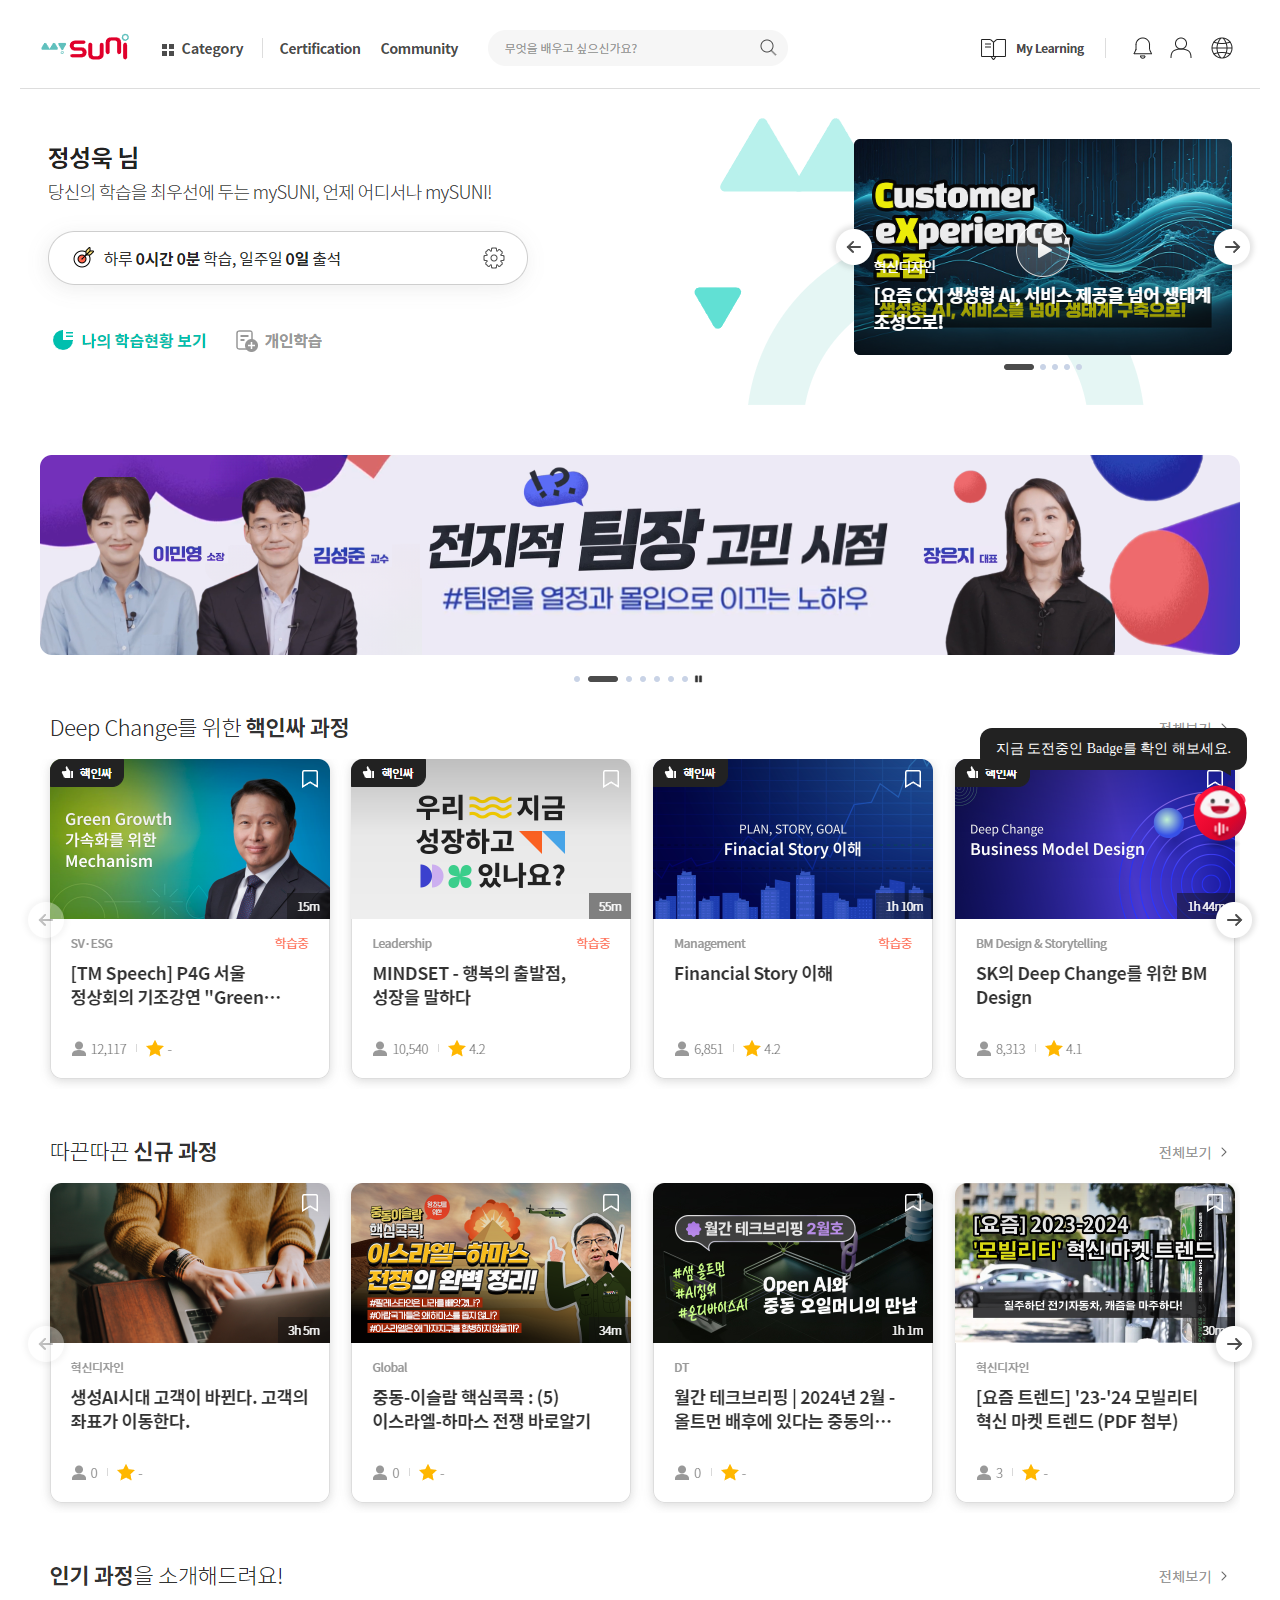
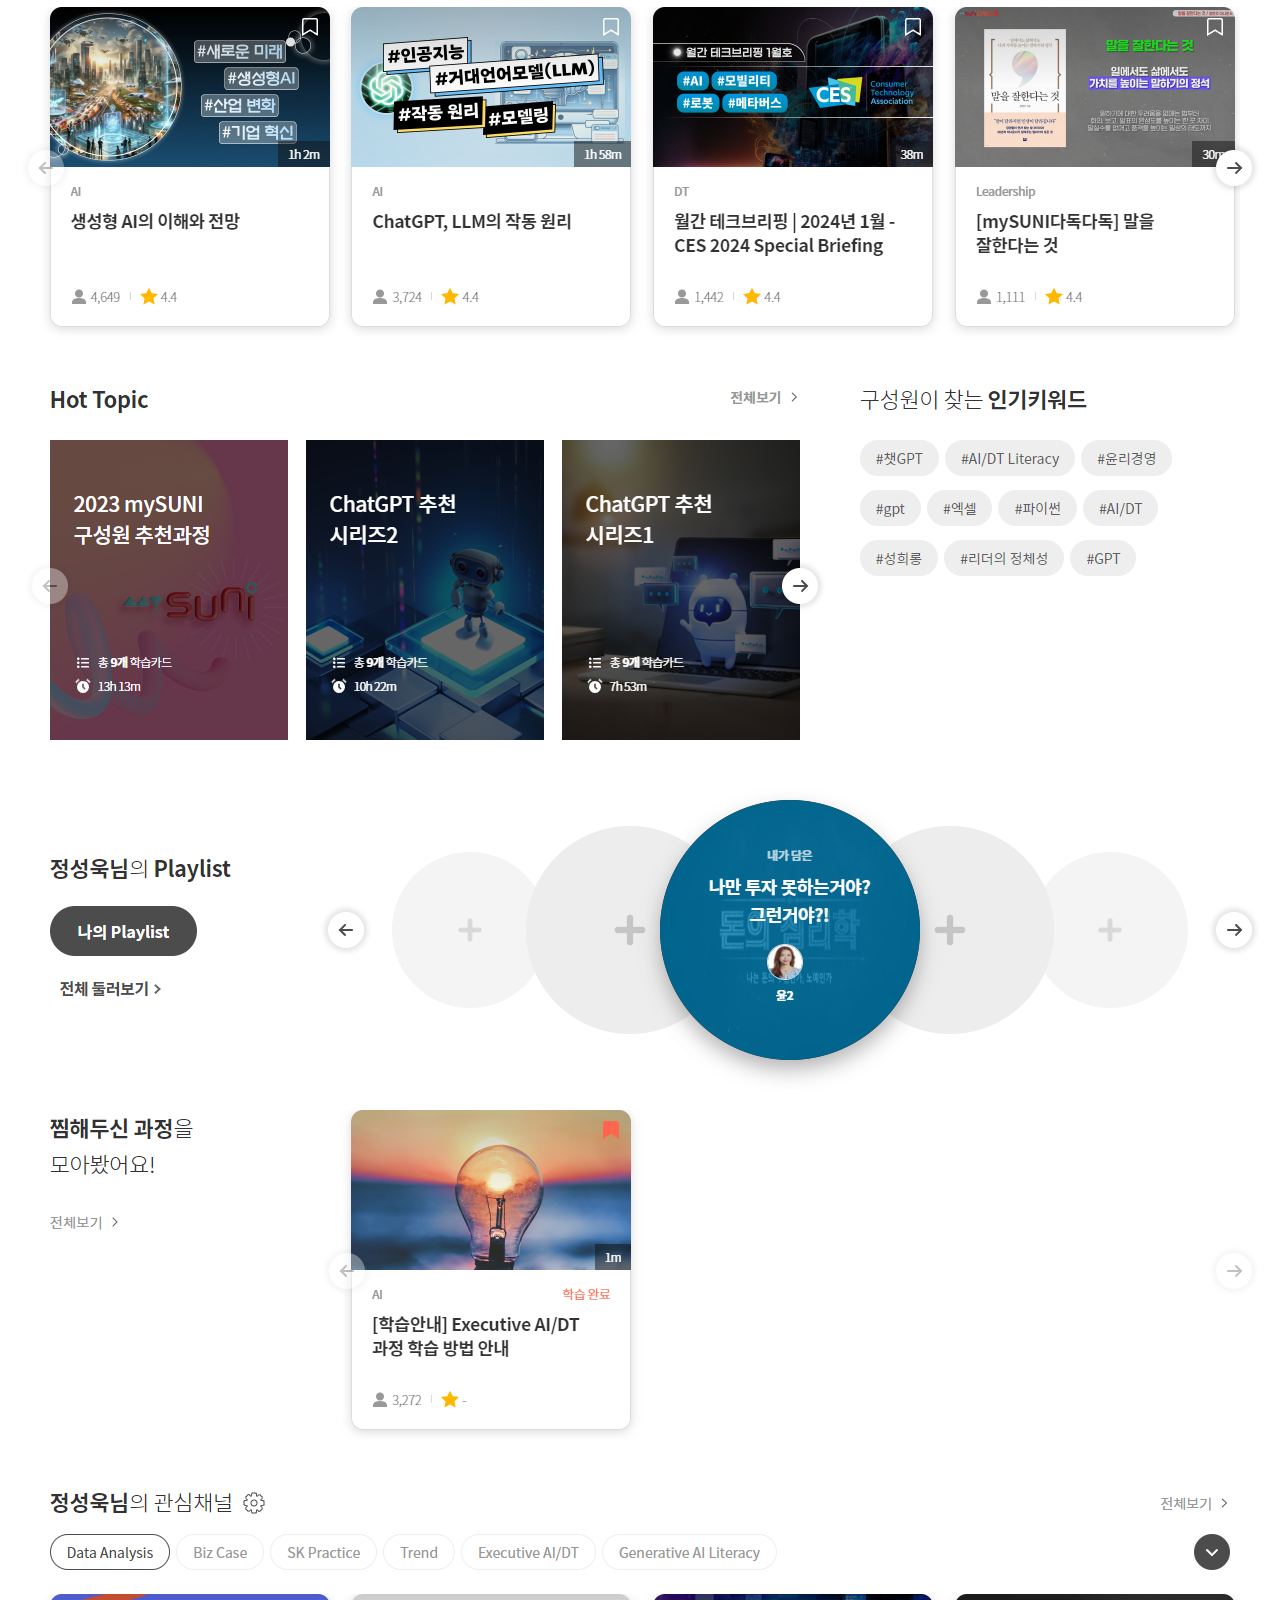
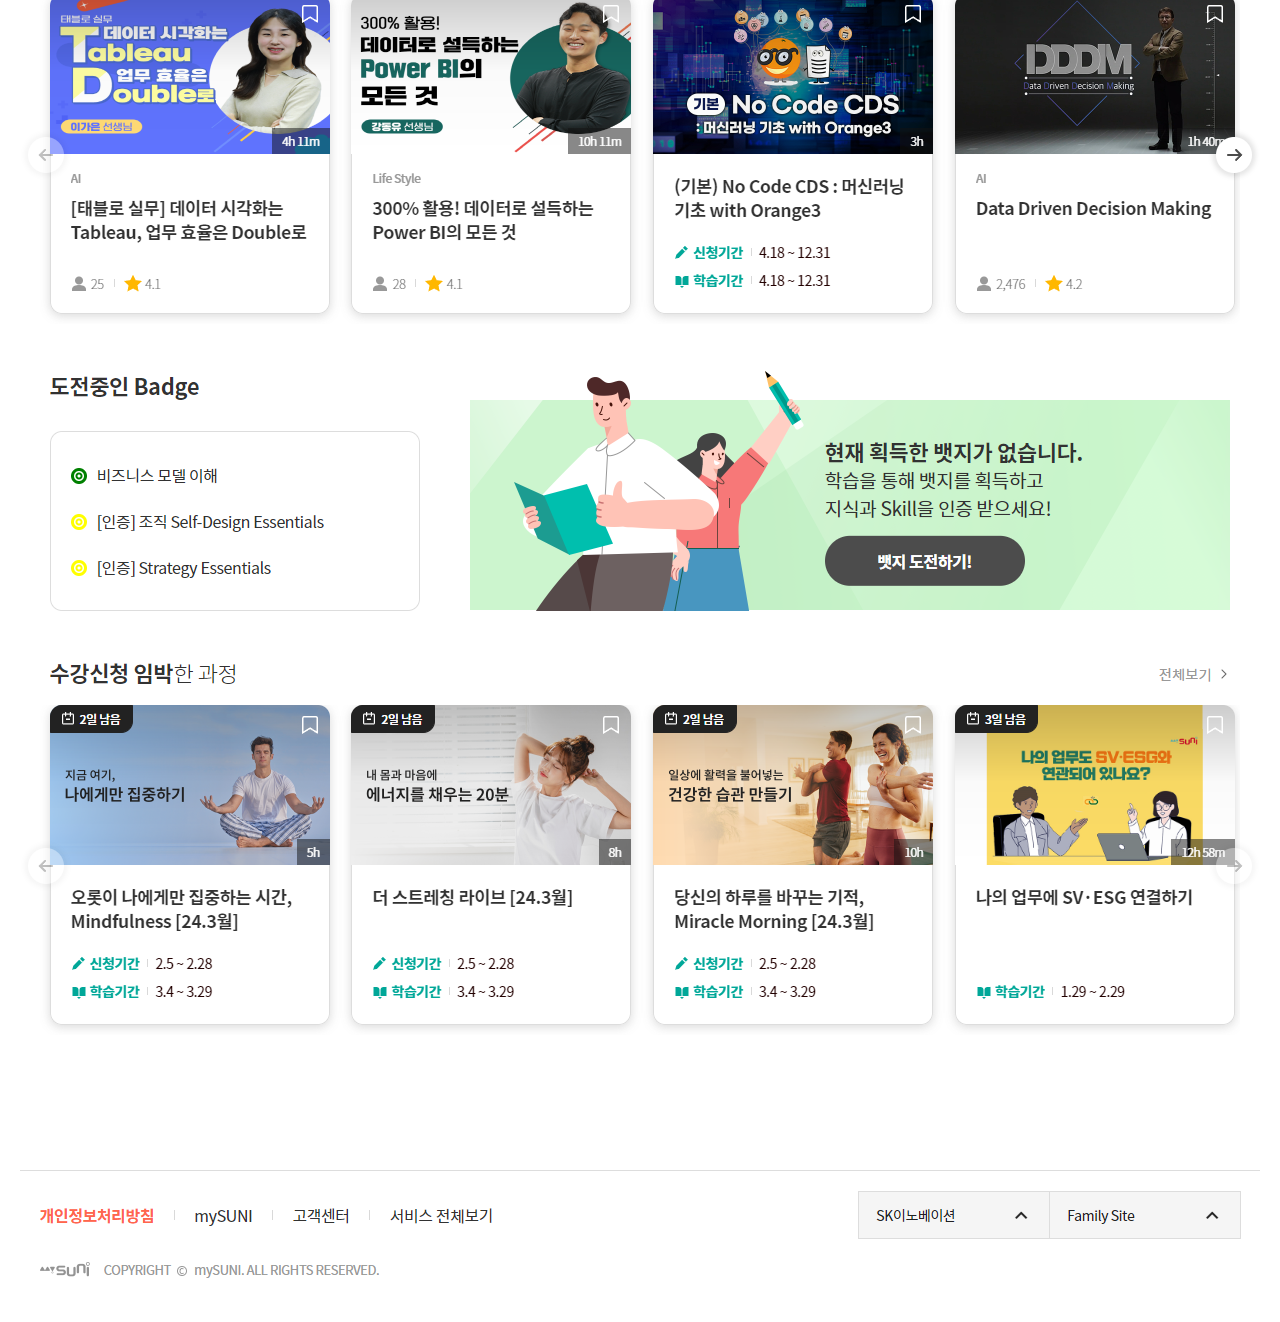
<file: index.html>
<!DOCTYPE html>
<html lang="ko">

<head>
    <meta charset="UTF-8">
    <meta name="viewport" content="width=device-width, initial-scale=1.0">
    <title>Document</title>

    <link href="./css/sam.css" rel="stylesheet">
    <link href="./css/ai_babysuni.css" rel="stylesheet">

    <script src="https://code.jquery.com/jquery-3.7.1.min.js"></script>
    <script src="./js/ai_chat.js"></script>

    <!-- swiper -->
    <script src="./js/swiper.js"></script>
    <link href="./css/swiper.css" rel="stylesheet">
    <!-- swiper -->
</head>

<body>
    <div id="wrap">
        <img src="./images/sam_index.png" alt="" style="max-width:100%;" />
    </div>

    <!-- ai wrap -->
    <div class="ai_babysuni">
        <!-- open button -->
        <div class="ai_button_wrap">

            <div class="message_wrap">
                <p>지금 도전중인 Badge를 확인 해보세요.</p>
            </div>
            <!-- sunitalk icon -->
            <!-- <button onclick="ai_babysuni.active();"><img src="./images_jh/btn_ai_icon.png" alt="" /></button> -->
            <div class="ai_button" onclick="ai_babysuni.active();">
                <svg-animate trigger="loop">
                    <svg viewBox="0 0 112 174" fill="none" xmlns="http://www.w3.org/2000/svg"
                        xmlns:anim="http://www.w3.org/2000/anim" anim="" anim:transform-origin="50% 50%"
                        anim:duration="3" anim:ease="linear">
                        <g id="ani-1" clip-path="url(#clip0_331_2)">
                            <ellipse id="Ellipse 151" cx="57.9591" cy="161.351" rx="41.922" ry="11.6492"
                                fill="url(#paint0_radial_331_2)"
                                anim:opacity="1[1.9:2.1:0.5:ease-in-out][2.1:2.3:1:ease-in-out]"></ellipse>
                            <ellipse id="Ellipse 1223" cx="18.4108" cy="36.7934" rx="7.29078" ry="7.16875"
                                fill="url(#paint1_linear_331_2)"
                                anim:opacity="1[0:0.1:0:ease-in-out][0.1:0.4:0:ease-in-out][0.4:0.5:1:ease-in-out][0.5:0.8:0:ease-in-out][0.8:1:1:ease-in-out]"
                                anim:x="76[0:0.5:0:ease-in-out][0.5:1:76:ease-in-out]"
                                anim:y="0[1.9:2.1:-28:ease-in-out][2.1:2.4:14:ease-in-out][2.4:2.8:0:ease-in-out]">
                            </ellipse>
                            <g id="Group 9">
                                <g id="Group 8">
                                    <g id="Group 5"
                                        anim:y="0[1.9:2.1:-29:ease-in-out][2.1:2.4:14:ease-in-out][2.4:2.8:0:ease-in-out]">
                                        <ellipse id="Ellipse 1226" cx="6.35798" cy="10.7904" rx="6.35798" ry="10.7904"
                                            transform="matrix(0.896199 -0.443653 0.455763 0.890101 90.7686 60.3573)"
                                            fill="#FF3F61"></ellipse>
                                        <ellipse id="Ellipse 1227" cx="6.35798" cy="10.7904" rx="6.35798" ry="10.7904"
                                            transform="matrix(-0.896199 -0.443653 -0.455763 0.890101 21.2313 60.3573)"
                                            fill="#FF5270"></ellipse>
                                    </g>
                                    <g id="Group 7">
                                        <g id="Group 6">
                                            <ellipse id="Ellipse 149" cx="56.1369" cy="97.7282" rx="54.6808" ry="57.35"
                                                fill="url(#paint2_linear_331_2)"
                                                anim:y="0[1.9:2.1:-29:ease-in-out][2.1:2.4:14:ease-in-out][2.4:2.8:0:ease-in-out]">
                                            </ellipse>
                                            <g id="Mask group" opacity="0.5"
                                                anim:y="0[1.9:2.1:-29:ease-in-out][2.1:2.4:14:ease-in-out][2.4:2.8:0:ease-in-out]">
                                                <mask id="mask0_331_2" style="mask-type:alpha"
                                                    maskUnits="userSpaceOnUse" x="1" y="40" width="110" height="116">
                                                    <ellipse id="Ellipse 153" cx="56.1369" cy="97.7282" rx="54.6808"
                                                        ry="57.35" fill="url(#paint3_linear_331_2)"></ellipse>
                                                </mask>
                                                <g mask="url(#mask0_331_2)">
                                                    <path id="Vector 1"
                                                        d="M35.4712 40.1374L49.7093 55.8515C50.0884 56.2699 50.6267 56.5086 51.1914 56.5086H61.0832C61.6478 56.5086 62.1862 56.2699 62.5653 55.8515L76.8034 40.1375C77.9682 38.8519 77.056 36.7946 75.3213 36.7946H36.9533C35.2186 36.7946 34.3064 38.8519 35.4712 40.1374Z"
                                                        fill="url(#paint4_linear_331_2)"></path>
                                                </g>
                                            </g>
                                        </g>
                                        <g id="Ellipse 150" opacity="0.98" filter="url(#filter0_i_331_2)"
                                            anim:y="0[1.9:2.1:-29:ease-in-out][2.1:2.4:14:ease-in-out][2.4:2.8:0:ease-in-out]">
                                            <path
                                                d="M97.5684 88.2525C97.5684 100.732 79.0237 108.337 56.1477 108.337C33.2716 108.337 14.7269 100.732 14.7269 88.2525C14.7269 75.7733 30.6315 50.5932 56.1477 50.5931C81.6638 50.5931 97.5684 75.7733 97.5684 88.2525Z"
                                                fill="#F9F9F9"></path>
                                        </g>
                                    </g>
                                </g>
                                <g id="Group 2" opacity="0.9" filter="url(#filter1_d_331_2)"
                                    anim:y="0[1.9:2.1:-23:ease-in-out][2.1:2.4:14:ease-in-out][2.4:2.8:0:ease-in-out]">
                                    <rect id="Rectangle 5240" x="44.29" y="123.87" width="4.86056" height="12.8554"
                                        rx="1.5" fill="white" fill-opacity="0.7"></rect>
                                    <rect id="Rectangle 5241" x="52.3909" y="117.442" width="4.86056" height="25.7107"
                                        rx="1.5" fill="white"></rect>
                                    <rect id="Rectangle 5242" x="60.4926" y="120.655" width="4.86056" height="19.2831"
                                        rx="1.5" fill="white" fill-opacity="0.8"></rect>
                                    <rect id="Rectangle 5243" x="68.5934" y="125.476" width="4.86056" height="9.64153"
                                        rx="1.5" fill="white" fill-opacity="0.7"></rect>
                                </g>
                            </g>
                            <g id="Group 4"
                                anim:x="0[1:1.3:-7:ease-in-out][1.3:1.6:7:ease-in-out][1.6:1.9:0:ease-in-out]"
                                anim:y="0[1.9:2.1:-29:ease-in-out][2.1:2.4:14:ease-in-out][2.4:2.8:0:ease-in-out]">
                                <ellipse id="Ellipse 1224" opacity="0.2" cx="76.1859" cy="80.7019" rx="10.9362"
                                    ry="6.27266" fill="url(#paint5_radial_331_2)"></ellipse>
                                <ellipse id="Ellipse 1225" opacity="0.2" cx="37.9094" cy="80.7019" rx="10.9362"
                                    ry="6.27266" fill="url(#paint6_radial_331_2)"></ellipse>
                                <ellipse id="Ellipse 153_2" cx="71.0617" cy="73.1151" rx="4.57693" ry="5.13761"
                                    fill="url(#paint7_linear_331_2)" fill-opacity="0.89"></ellipse>
                                <ellipse id="Ellipse 154" cx="41.0287" cy="73.1151" rx="4.57693" ry="5.13761"
                                    fill="url(#paint8_linear_331_2)" fill-opacity="0.89"></ellipse>
                                <path id="Vector"
                                    d="M37.2137 83.6773C49.6599 82.0974 62.2775 82.0974 74.7237 83.6773C74.7237 83.6773 75.4104 99.2752 55.9722 99.2752C36.534 99.2752 37.2137 83.6773 37.2137 83.6773Z"
                                    fill="#B90928"></path>
                                <g id="Clip path group">
                                    <mask id="mask1_331_2" style="mask-type:luminance" maskUnits="userSpaceOnUse" x="37"
                                        y="83" width="38" height="18">
                                        <g id="clip-path">
                                            <path id="Vector_2"
                                                d="M37.2137 84.5762C49.6599 82.9963 62.2775 82.9963 74.7237 84.5762C74.7237 84.5762 75.4104 100.174 55.9722 100.174C36.534 100.174 37.2137 84.5762 37.2137 84.5762Z"
                                                fill="white"></path>
                                        </g>
                                    </mask>
                                    <g mask="url(#mask1_331_2)">
                                        <g id="Group">
                                            <path id="Vector_3"
                                                d="M55.9725 107.854C64.7626 107.854 71.8883 104.415 71.8883 100.174C71.8883 95.932 64.7626 92.4934 55.9725 92.4934C47.1824 92.4934 40.0566 95.932 40.0566 100.174C40.0566 104.415 47.1824 107.854 55.9725 107.854Z"
                                                fill="white" fill-opacity="0.25"></path>
                                        </g>
                                    </g>
                                </g>
                            </g>
                        </g>
                        <defs>
                            <filter id="filter0_i_331_2" x="12.7269" y="48.5931" width="84.8414" height="59.7443"
                                filterUnits="userSpaceOnUse" color-interpolation-filters="sRGB">
                                <feFlood flood-opacity="0" result="BackgroundImageFix"></feFlood>
                                <feBlend mode="normal" in="SourceGraphic" in2="BackgroundImageFix" result="shape">
                                </feBlend>
                                <feColorMatrix in="SourceAlpha" type="matrix"
                                    values="0 0 0 0 0 0 0 0 0 0 0 0 0 0 0 0 0 0 127 0" result="hardAlpha">
                                </feColorMatrix>
                                <feOffset dx="-2" dy="-2"></feOffset>
                                <feGaussianBlur stdDeviation="3"></feGaussianBlur>
                                <feComposite in2="hardAlpha" operator="arithmetic" k2="-1" k3="1"></feComposite>
                                <feColorMatrix type="matrix"
                                    values="0 0 0 0 0.364846 0 0 0 0 0.500412 0 0 0 0 0.59858 0 0 0 0.2 0">
                                </feColorMatrix>
                                <feBlend mode="normal" in2="shape" result="effect1_innerShadow_331_2"></feBlend>
                            </filter>
                            <filter id="filter1_d_331_2" x="40.29" y="117.442" width="37.1639" height="33.7107"
                                filterUnits="userSpaceOnUse" color-interpolation-filters="sRGB">
                                <feFlood flood-opacity="0" result="BackgroundImageFix"></feFlood>
                                <feColorMatrix in="SourceAlpha" type="matrix"
                                    values="0 0 0 0 0 0 0 0 0 0 0 0 0 0 0 0 0 0 127 0" result="hardAlpha">
                                </feColorMatrix>
                                <feOffset dy="4"></feOffset>
                                <feGaussianBlur stdDeviation="2"></feGaussianBlur>
                                <feComposite in2="hardAlpha" operator="out"></feComposite>
                                <feColorMatrix type="matrix" values="0 0 0 0 0 0 0 0 0 0 0 0 0 0 0 0 0 0 0.25 0">
                                </feColorMatrix>
                                <feBlend mode="normal" in2="BackgroundImageFix" result="effect1_dropShadow_331_2">
                                </feBlend>
                                <feBlend mode="normal" in="SourceGraphic" in2="effect1_dropShadow_331_2" result="shape">
                                </feBlend>
                            </filter>
                            <radialGradient id="paint0_radial_331_2" cx="0" cy="0" r="1" gradientUnits="userSpaceOnUse"
                                gradientTransform="translate(57.9591 161.351) rotate(90) scale(11.6492 41.922)">
                                <stop stop-opacity="0.29"></stop>
                                <stop offset="1" stop-opacity="0"></stop>
                            </radialGradient>
                            <linearGradient id="paint1_linear_331_2" x1="15.6767" y1="32.313" x2="21.8908" y2="44.0498"
                                gradientUnits="userSpaceOnUse">
                                <stop stop-color="#FF103A"></stop>
                                <stop offset="1" stop-color="#BF0839"></stop>
                            </linearGradient>
                            <linearGradient id="paint2_linear_331_2" x1="16.949" y1="60.0923" x2="95.8559" y2="136.695"
                                gradientUnits="userSpaceOnUse">
                                <stop offset="0.02" stop-color="#FF103A"></stop>
                                <stop offset="0.775" stop-color="#DD052B"></stop>
                                <stop offset="1" stop-color="#BB093A"></stop>
                            </linearGradient>
                            <linearGradient id="paint3_linear_331_2" x1="16.949" y1="60.0923" x2="95.8559" y2="136.695"
                                gradientUnits="userSpaceOnUse">
                                <stop offset="0.02" stop-color="#FF103A"></stop>
                                <stop offset="0.355" stop-color="#DD052B"></stop>
                                <stop offset="0.855" stop-color="#BB093A"></stop>
                                <stop offset="0.995" stop-color="#9B0D37"></stop>
                            </linearGradient>
                            <linearGradient id="paint4_linear_331_2" x1="52.4919" y1="34.1063" x2="56.0208" y2="52.0511"
                                gradientUnits="userSpaceOnUse">
                                <stop stop-color="#FF103A"></stop>
                                <stop offset="1" stop-color="#9B0825"></stop>
                            </linearGradient>
                            <radialGradient id="paint5_radial_331_2" cx="0" cy="0" r="1" gradientUnits="userSpaceOnUse"
                                gradientTransform="translate(76.1859 80.7019) rotate(90) scale(6.27266 10.9362)">
                                <stop stop-color="#FF1044"></stop>
                                <stop offset="1" stop-color="#FF103A" stop-opacity="0"></stop>
                            </radialGradient>
                            <radialGradient id="paint6_radial_331_2" cx="0" cy="0" r="1" gradientUnits="userSpaceOnUse"
                                gradientTransform="translate(37.9094 80.7019) rotate(90) scale(6.27266 10.9362)">
                                <stop stop-color="#FF1044"></stop>
                                <stop offset="1" stop-color="#FF103A" stop-opacity="0"></stop>
                            </radialGradient>
                            <linearGradient id="paint7_linear_331_2" x1="71.0617" y1="67.9775" x2="71.0617" y2="78.2527"
                                gradientUnits="userSpaceOnUse">
                                <stop></stop>
                                <stop offset="1" stop-opacity="0.61"></stop>
                            </linearGradient>
                            <linearGradient id="paint8_linear_331_2" x1="41.0287" y1="67.9775" x2="41.0287" y2="78.2527"
                                gradientUnits="userSpaceOnUse">
                                <stop></stop>
                                <stop offset="1" stop-opacity="0.61"></stop>
                            </linearGradient>
                            <clipPath id="clip0_331_2">
                                <rect width="112" height="173.38" fill="white" transform="matrix(1 0 0 -1 0 173.38)">
                                </rect>
                            </clipPath>
                        </defs>
                    </svg>
                </svg-animate>
            </div>
            <!-- //sunitalk icon -->
        </div>
        <!-- //open button -->

        <!-- chat wrap -->
        <!-- 2024-04-05 #ai_chat_wrap 아이디 추가 -->
        <div class="ai_chat_wrap" id="ai_chat_wrap">
        <!-- //2024-04-05 #ai_chat_wrap 아이디 추가 -->
            <!-- resizer -->
            <button id="resizer">Resizer</button>
            <!-- //resizer -->

            <!-- chat header -->
            <div class="ai_chat_header">
                <img src="./images/ai_chat_logo.png" alt="SUNI talk" style="height:24px;" />

                <div class="ai_chat_quick">
                    <button class="btn_history" onclick="ai_babysuni.reset(); sam_fnc.active_history();">이전 대화</button>
                    <button class="new_talk" onclick="modal.open();">새 대화</button>
                </div>

                <button class="ai_chat_close" onclick="ai_babysuni.close();">close</button>
            </div>
            <!-- //chat header -->

            <!-- chat content -->
            <div class="ai_chat_cont">
                <!-- ai 시작화면 -->
                <div class="ai_chat_cont_intro">
                    <!-- logo SVG -->
                    <!-- <img src="./images_jh/Baby_SUNI_big.png" alt="" /> -->
                    <div class="ai_icon">
                        <svg-animate trigger="loop">
                            <svg viewBox="0 0 112 174" fill="none" xmlns="http://www.w3.org/2000/svg" xmlns:anim="http://www.w3.org/2000/anim" anim="" anim:transform-origin="50% 50%" anim:duration="3" anim:ease="linear">
                              <g id="ani-1" clip-path="url(#clip0_331_2)">
                                <ellipse id="Ellipse 151" cx="57.9591" cy="161.351" rx="41.922" ry="11.6492" fill="url(#paint0_radial_331_2)" anim:opacity="1[1.9:2.1:0.5:ease-in-out][2.1:2.3:1:ease-in-out]"></ellipse>
                                <ellipse id="Ellipse 1223" cx="18.4108" cy="36.7934" rx="7.29078" ry="7.16875" fill="url(#paint1_linear_331_2)" anim:opacity="1[0:0.1:0:ease-in-out][0.1:0.4:0:ease-in-out][0.4:0.5:1:ease-in-out][0.5:0.8:0:ease-in-out][0.8:1:1:ease-in-out]" anim:x="76[0:0.5:0:ease-in-out][0.5:1:76:ease-in-out]" anim:y="0[1.9:2.1:-28:ease-in-out][2.1:2.4:14:ease-in-out][2.4:2.8:0:ease-in-out]"></ellipse>
                                <g id="Group 9">
                                  <g id="Group 8">
                                    <g id="Group 5" anim:y="0[1.9:2.1:-29:ease-in-out][2.1:2.4:14:ease-in-out][2.4:2.8:0:ease-in-out]">
                                      <ellipse id="Ellipse 1226" cx="6.35798" cy="10.7904" rx="6.35798" ry="10.7904" transform="matrix(0.896199 -0.443653 0.455763 0.890101 90.7686 60.3573)" fill="#FF3F61"></ellipse>
                                      <ellipse id="Ellipse 1227" cx="6.35798" cy="10.7904" rx="6.35798" ry="10.7904" transform="matrix(-0.896199 -0.443653 -0.455763 0.890101 21.2313 60.3573)" fill="#FF5270"></ellipse>
                                    </g>
                                    <g id="Group 7">
                                      <g id="Group 6">
                                        <ellipse id="Ellipse 149" cx="56.1369" cy="97.7282" rx="54.6808" ry="57.35" fill="url(#paint2_linear_331_2)" anim:y="0[1.9:2.1:-29:ease-in-out][2.1:2.4:14:ease-in-out][2.4:2.8:0:ease-in-out]"></ellipse>
                                        <g id="Mask group" opacity="0.5" anim:y="0[1.9:2.1:-29:ease-in-out][2.1:2.4:14:ease-in-out][2.4:2.8:0:ease-in-out]">
                                          <mask id="mask0_331_2" style="mask-type:alpha" maskUnits="userSpaceOnUse" x="1" y="40" width="110" height="116">
                                            <ellipse id="Ellipse 153" cx="56.1369" cy="97.7282" rx="54.6808" ry="57.35" fill="url(#paint3_linear_331_2)"></ellipse>
                                          </mask>
                                          <g mask="url(#mask0_331_2)">
                                            <path id="Vector 1" d="M35.4712 40.1374L49.7093 55.8515C50.0884 56.2699 50.6267 56.5086 51.1914 56.5086H61.0832C61.6478 56.5086 62.1862 56.2699 62.5653 55.8515L76.8034 40.1375C77.9682 38.8519 77.056 36.7946 75.3213 36.7946H36.9533C35.2186 36.7946 34.3064 38.8519 35.4712 40.1374Z" fill="url(#paint4_linear_331_2)"></path>
                                          </g>
                                        </g>
                                      </g>
                                      <g id="Ellipse 150" opacity="0.98" filter="url(#filter0_i_331_2)" anim:y="0[1.9:2.1:-29:ease-in-out][2.1:2.4:14:ease-in-out][2.4:2.8:0:ease-in-out]">
                                        <path d="M97.5684 88.2525C97.5684 100.732 79.0237 108.337 56.1477 108.337C33.2716 108.337 14.7269 100.732 14.7269 88.2525C14.7269 75.7733 30.6315 50.5932 56.1477 50.5931C81.6638 50.5931 97.5684 75.7733 97.5684 88.2525Z" fill="#F9F9F9"></path>
                                      </g>
                                    </g>
                                  </g>
                                  <g id="Group 2" opacity="0.9" filter="url(#filter1_d_331_2)" anim:y="0[1.9:2.1:-23:ease-in-out][2.1:2.4:14:ease-in-out][2.4:2.8:0:ease-in-out]">
                                    <rect id="Rectangle 5240" x="44.29" y="123.87" width="4.86056" height="12.8554" rx="1.5" fill="white" fill-opacity="0.7"></rect>
                                    <rect id="Rectangle 5241" x="52.3909" y="117.442" width="4.86056" height="25.7107" rx="1.5" fill="white"></rect>
                                    <rect id="Rectangle 5242" x="60.4926" y="120.655" width="4.86056" height="19.2831" rx="1.5" fill="white" fill-opacity="0.8"></rect>
                                    <rect id="Rectangle 5243" x="68.5934" y="125.476" width="4.86056" height="9.64153" rx="1.5" fill="white" fill-opacity="0.7"></rect>
                                  </g>
                                </g>
                                <g id="Group 4" anim:x="0[1:1.3:-7:ease-in-out][1.3:1.6:7:ease-in-out][1.6:1.9:0:ease-in-out]" anim:y="0[1.9:2.1:-29:ease-in-out][2.1:2.4:14:ease-in-out][2.4:2.8:0:ease-in-out]">
                                  <ellipse id="Ellipse 1224" opacity="0.2" cx="76.1859" cy="80.7019" rx="10.9362" ry="6.27266" fill="url(#paint5_radial_331_2)"></ellipse>
                                  <ellipse id="Ellipse 1225" opacity="0.2" cx="37.9094" cy="80.7019" rx="10.9362" ry="6.27266" fill="url(#paint6_radial_331_2)"></ellipse>
                                  <ellipse id="Ellipse 153_2" cx="71.0617" cy="73.1151" rx="4.57693" ry="5.13761" fill="url(#paint7_linear_331_2)" fill-opacity="0.89"></ellipse>
                                  <ellipse id="Ellipse 154" cx="41.0287" cy="73.1151" rx="4.57693" ry="5.13761" fill="url(#paint8_linear_331_2)" fill-opacity="0.89"></ellipse>
                                  <path id="Vector" d="M37.2137 83.6773C49.6599 82.0974 62.2775 82.0974 74.7237 83.6773C74.7237 83.6773 75.4104 99.2752 55.9722 99.2752C36.534 99.2752 37.2137 83.6773 37.2137 83.6773Z" fill="#B90928"></path>
                                  <g id="Clip path group">
                                    <mask id="mask1_331_2" style="mask-type:luminance" maskUnits="userSpaceOnUse" x="37" y="83" width="38" height="18">
                                      <g id="clip-path">
                                        <path id="Vector_2" d="M37.2137 84.5762C49.6599 82.9963 62.2775 82.9963 74.7237 84.5762C74.7237 84.5762 75.4104 100.174 55.9722 100.174C36.534 100.174 37.2137 84.5762 37.2137 84.5762Z" fill="white"></path>
                                      </g>
                                    </mask>
                                    <g mask="url(#mask1_331_2)">
                                      <g id="Group">
                                        <path id="Vector_3" d="M55.9725 107.854C64.7626 107.854 71.8883 104.415 71.8883 100.174C71.8883 95.932 64.7626 92.4934 55.9725 92.4934C47.1824 92.4934 40.0566 95.932 40.0566 100.174C40.0566 104.415 47.1824 107.854 55.9725 107.854Z" fill="white" fill-opacity="0.25"></path>
                                      </g>
                                    </g>
                                  </g>
                                </g>
                              </g>
                              <defs>
                                <filter id="filter0_i_331_2" x="12.7269" y="48.5931" width="84.8414" height="59.7443" filterUnits="userSpaceOnUse" color-interpolation-filters="sRGB">
                                  <feFlood flood-opacity="0" result="BackgroundImageFix"></feFlood>
                                  <feBlend mode="normal" in="SourceGraphic" in2="BackgroundImageFix" result="shape"></feBlend>
                                  <feColorMatrix in="SourceAlpha" type="matrix" values="0 0 0 0 0 0 0 0 0 0 0 0 0 0 0 0 0 0 127 0" result="hardAlpha"></feColorMatrix>
                                  <feOffset dx="-2" dy="-2"></feOffset>
                                  <feGaussianBlur stdDeviation="3"></feGaussianBlur>
                                  <feComposite in2="hardAlpha" operator="arithmetic" k2="-1" k3="1"></feComposite>
                                  <feColorMatrix type="matrix" values="0 0 0 0 0.364846 0 0 0 0 0.500412 0 0 0 0 0.59858 0 0 0 0.2 0"></feColorMatrix>
                                  <feBlend mode="normal" in2="shape" result="effect1_innerShadow_331_2"></feBlend>
                                </filter>
                                <filter id="filter1_d_331_2" x="40.29" y="117.442" width="37.1639" height="33.7107" filterUnits="userSpaceOnUse" color-interpolation-filters="sRGB">
                                  <feFlood flood-opacity="0" result="BackgroundImageFix"></feFlood>
                                  <feColorMatrix in="SourceAlpha" type="matrix" values="0 0 0 0 0 0 0 0 0 0 0 0 0 0 0 0 0 0 127 0" result="hardAlpha"></feColorMatrix>
                                  <feOffset dy="4"></feOffset>
                                  <feGaussianBlur stdDeviation="2"></feGaussianBlur>
                                  <feComposite in2="hardAlpha" operator="out"></feComposite>
                                  <feColorMatrix type="matrix" values="0 0 0 0 0 0 0 0 0 0 0 0 0 0 0 0 0 0 0.25 0"></feColorMatrix>
                                  <feBlend mode="normal" in2="BackgroundImageFix" result="effect1_dropShadow_331_2"></feBlend>
                                  <feBlend mode="normal" in="SourceGraphic" in2="effect1_dropShadow_331_2" result="shape"></feBlend>
                                </filter>
                                <radialGradient id="paint0_radial_331_2" cx="0" cy="0" r="1" gradientUnits="userSpaceOnUse" gradientTransform="translate(57.9591 161.351) rotate(90) scale(11.6492 41.922)">
                                  <stop stop-opacity="0.29"></stop>
                                  <stop offset="1" stop-opacity="0"></stop>
                                </radialGradient>
                                <linearGradient id="paint1_linear_331_2" x1="15.6767" y1="32.313" x2="21.8908" y2="44.0498" gradientUnits="userSpaceOnUse">
                                  <stop stop-color="#FF103A"></stop>
                                  <stop offset="1" stop-color="#BF0839"></stop>
                                </linearGradient>
                                <linearGradient id="paint2_linear_331_2" x1="16.949" y1="60.0923" x2="95.8559" y2="136.695" gradientUnits="userSpaceOnUse">
                                  <stop offset="0.02" stop-color="#FF103A"></stop>
                                  <stop offset="0.775" stop-color="#DD052B"></stop>
                                  <stop offset="1" stop-color="#BB093A"></stop>
                                </linearGradient>
                                <linearGradient id="paint3_linear_331_2" x1="16.949" y1="60.0923" x2="95.8559" y2="136.695" gradientUnits="userSpaceOnUse">
                                  <stop offset="0.02" stop-color="#FF103A"></stop>
                                  <stop offset="0.355" stop-color="#DD052B"></stop>
                                  <stop offset="0.855" stop-color="#BB093A"></stop>
                                  <stop offset="0.995" stop-color="#9B0D37"></stop>
                                </linearGradient>
                                <linearGradient id="paint4_linear_331_2" x1="52.4919" y1="34.1063" x2="56.0208" y2="52.0511" gradientUnits="userSpaceOnUse">
                                  <stop stop-color="#FF103A"></stop>
                                  <stop offset="1" stop-color="#9B0825"></stop>
                                </linearGradient>
                                <radialGradient id="paint5_radial_331_2" cx="0" cy="0" r="1" gradientUnits="userSpaceOnUse" gradientTransform="translate(76.1859 80.7019) rotate(90) scale(6.27266 10.9362)">
                                  <stop stop-color="#FF1044"></stop>
                                  <stop offset="1" stop-color="#FF103A" stop-opacity="0"></stop>
                                </radialGradient>
                                <radialGradient id="paint6_radial_331_2" cx="0" cy="0" r="1" gradientUnits="userSpaceOnUse" gradientTransform="translate(37.9094 80.7019) rotate(90) scale(6.27266 10.9362)">
                                  <stop stop-color="#FF1044"></stop>
                                  <stop offset="1" stop-color="#FF103A" stop-opacity="0"></stop>
                                </radialGradient>
                                <linearGradient id="paint7_linear_331_2" x1="71.0617" y1="67.9775" x2="71.0617" y2="78.2527" gradientUnits="userSpaceOnUse">
                                  <stop></stop>
                                  <stop offset="1" stop-opacity="0.61"></stop>
                                </linearGradient>
                                <linearGradient id="paint8_linear_331_2" x1="41.0287" y1="67.9775" x2="41.0287" y2="78.2527" gradientUnits="userSpaceOnUse">
                                  <stop></stop>
                                  <stop offset="1" stop-opacity="0.61"></stop>
                                </linearGradient>
                                <clipPath id="clip0_331_2">
                                  <rect width="112" height="173.38" fill="white" transform="matrix(1 0 0 -1 0 173.38)"></rect>
                                </clipPath>
                              </defs>
                            </svg>
                        </svg-animate>
                    </div>
                    <!-- //logo SVG -->
                    <strong>안녕하세요 홍길동 님<br /> 저는 mySUNI를 200% 활용할 수 있도록 도와드리는 'OOO' 입니다.</strong>
                    <p>mySUNI이용 중 궁금하신 사항이나 강의 내용요약 등의 도움이 필요하시면저에게 문의해 주세요.<br /> 홍길동 님께서 이용하신 mySUNI콘텐츠와mySUNI 사용이력을
                        바탕으로 관심을 가지실 만한 콘텐츠키워드를 다음에 정리해 보았습니다.</p>
                    <ul class="keyword">
                        <li>
                            <button onclick="ai_babysuni.keyword_select(); sam_fnc.keyword_select();">CES 2024</button>
                        </li>
                        <li>
                            <button onclick="sam_fnc.swiper();">생성형 AI(intro)</button>
                        </li>
                        <li>
                            <button onclick="ai_babysuni.keyword_select(); sam_fnc.keyword_select();">챗 GPT</button>
                        </li>
                        <li>
                            <button onclick="sam_fnc.keyword_select(); sam_fnc.text()">초핵심 요약 형태로 내용을 정리 해줘</button>
                        </li>
                        <li>
                            <button onclick="sam_fnc.keyword_select(); sam_fnc.reference()">감수성이 뭐야?</button>
                        </li>
                        <li>
                            <button onclick="sam_fnc.keyword_select(); sam_fnc.course()">‘나의 업무에 SV-ESG 연결하기’ 과정의 교육기간이
                            곧 끝나가요</button>
                        </li>
                        <li>
                            <button onclick="sam_fnc.keyword_select(); sam_fnc.path()">최근 학습 완료한 ‘챗GPT 활용 노하우’ 더 파보기</button>
                        </li>
                        <li>
                            <button onclick="sam_fnc.keyword_select(); sam_fnc.list()">다음에서 key takeawsys 정리해줘 
                                여러분은 혹시 기업이 환경 문제의 적이라고 
                                생각하지는 않으십니까? ...</button>
                        </li>
                    </ul>
                </div>
                <!-- //ai 시작화면 -->

                <div class="ai_chat_cont_inner">

                    <!-- top button -->
                    <button class="btn_bottom" onclick="scroll_bottom($('.ai_chat_cont'));">top</button>
                    <!-- //top button -->

                    <!-- 이전대화 sample
                    <ul class="talk_history">
                        <li>
                            <button>2024년 01월 04일 대화 보기</button>
                        </li>
                        <li>
                            <button>2024년 01월 03일 대화 보기</button>
                        </li>
                        <li>
                            <button>2024년 01월 02일 대화 보기</button>
                        </li>
                    </ul>
                    //이전대화 -->

                    <!-- ai -->
                    <div class="chat_sec ai">
                        <div class="chat_inner">
                            <p>mySUNI 이용 중 궁금하신 사항이나 강의 내용요약 등의 도움이 필요하시면 저에게 문의해 주세요.</p>
                            <p>홍길동 님께서 이용하신 mySUNI 콘텐츠와 mySUNI 사용 이력을 바탕으로 관심을 가지실 만한 콘텐츠 키워드를 다음에 정리해 보았습니다.</p>
                            <ul class="keyword">
                                <li><button onclick="ai_babysuni.keyword_select(); sam_fnc.keyword_select();">CES 2024</button></li>
                                <li><button onclick="sam_fnc.swiper();">생성형 AI(intro)</button></li>
                                <li><button onclick="ai_babysuni.keyword_select(); sam_fnc.keyword_select();">챗 GPT</button></li>
                            </ul>

                            <!-- comment action : active, :hover 시 활성화 이미지 노출됨 -->
                            <ul class="comment_action">
                                <li>
                                    <button class="good">좋아요</button>
                                    <!-- tooltip -->
                                    <span class="tooltip">좋은 답변이네요</span>
                                    <!-- //tooltip -->
                                </li>
                                <li>
                                    <button class="bad">싫어요</button>
                                    <!-- tooltip -->
                                    <span class="tooltip">아쉬운 답변이네요</span>
                                    <!-- //tooltip -->
                                </li>
                                <li>
                                    <button class="refresh">새로고침</button>
                                    <!-- tooltip -->
                                    <span class="tooltip">다른답변 보기</span>
                                    <!-- //tooltip -->
                                </li>
                                <li>
                                    <button class="copy">복사</button>
                                    <!-- tooltip -->
                                    <span class="tooltip">복사</span>
                                    <!-- //tooltip -->
                                </li>
                            </ul>
                            <!-- //comment action -->
                        </div>
                    </div>
                    <!-- //ai -->

                    <!-- user : 샘플 기능 구현 위해 주석으로 가림 -->
                    <!-- <div class="chat_sec user">
                        <div class="chat_inner">asdfaasdfasdfasdfsdf</div>
                    </div> -->
                    <!-- //user -->
                </div>
            </div>
            <!-- //chat content -->

            <!-- chat bottom -->
            <div class="ai_chat_bottom">
                <!-- chat input -->
                <div class="ai_chat_input">
                    <!-- input -->
                    <textarea id="msg" placeholder="대화를 시작해 보세요." rows="1" onkeydown="autoResize(this);"
                        onkeyup="autoResize(this); ai_babysuni.val_chk(this);"></textarea>
                    <!-- //input -->
                    <button class="btn_send" onclick="sam_fnc.send_msg()">Send</button>
                </div>
                <!-- //chat input -->

                <!-- 이전대화 목록 일 때 -->
                <button class="btn_confirm"
                    onclick="this.closest('.ai_chat_wrap').classList.remove('history')"><em>대화하기</em></button>
                <!-- //이전대화 목록 일 때 -->
            </div>
            <!-- //chat bottom -->

            <!-- modal -->
            <div class="ai_modal">
                <div class="modal_container">
                    <div class="ai_modal_content">
                        <strong>지금까지의 대화내용을 삭제하고 새로운 대화를 시작하시겠습니까?</strong>
                    </div>
                    <div class="btnSection">
                        <button class="btn_cancel" onclick="modal.close(this);">
                            <em>취소</em>
                        </button>
                        <button class="btn_confirm" onclick="modal.close(this); sam_fnc.reset();">
                            <em>확인</em>
                        </button>
                    </div>
                </div>
            </div>
            <!-- //modal -->
        </div>
        <!-- //chat wrap -->
    </div>
    <!-- //ai wrap -->

    <!-- suni talk button(SVG) animation -->
    <script src="./js/ai_svg_ani.js"></script>
    <!-- //suni talk button(SVG) animation -->
</body>

</html>
</file>
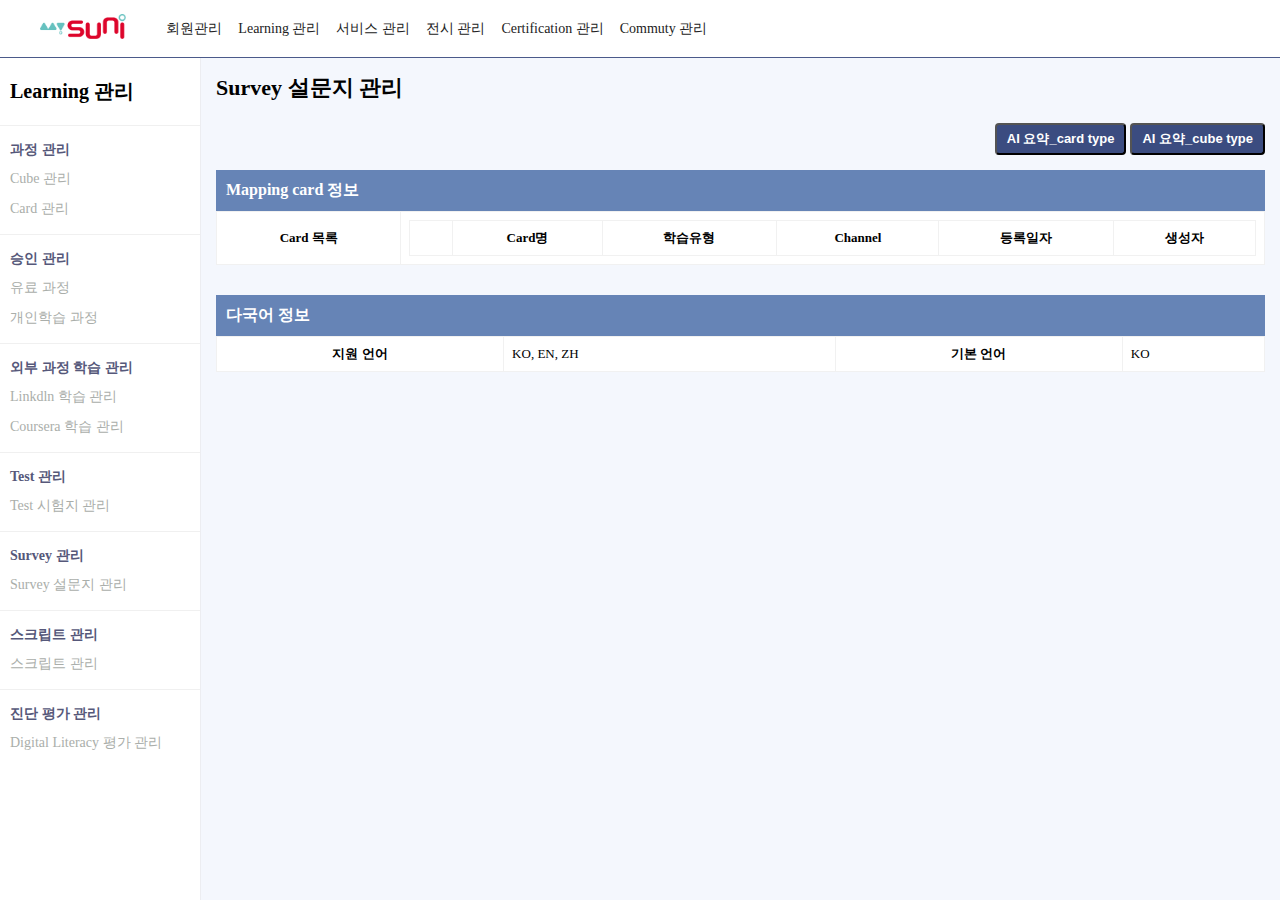
<file: admin/index.html>
<!DOCTYPE html>
<html lang="ko">
<head>
    <meta charset="UTF-8">
    <meta name="viewport" content="width=device-width, initial-scale=1.0">
    <title>hiOK</title>

    <link href="./css/sample.css" rel="stylesheet">
    <script src="./js/jquery.js"></script>

    <link href="./css/modal.css" rel="stylesheet">

    <script>
        var el = '#ai_modal_wrap',
            cont;
        var modal = {
            open: function(el, cont){
                $(el).addClass('active');
                $('#type01-1').removeAttr('checked','checked');
                $.ajax({
                    url:'./modal/'+cont+'.html', //호출할 파일 경로
                    method:'get',
                    success: function(html){
                        $(el+' .modal_content').html(html);
                    },
                    complete: function(){},
                    error: function(){}
                });
            },
            close: function(el){
                $(el).removeClass('active');
            /* 2024-03-11  cube 가져오기 팝업 클릭 후 디폴트값 변경 추가*/
                $('#type01-1').attr('checked','checked');
                $(el).find('.modal_content').empty();
            /* // 2024-03-11  cube 가져오기 팝업 클릭 후 디폴트값 변경 추가*/
            }
        }
        /* 2024-03-12 툴팁 hover 변경에 따른 함수 주석 처리 */
        /* 2024-03-11 badge_info tooltip 관련 함수 추가 */
        // function tooltip_show(e){
        //     $(e).children('.info_tooltip').toggleClass('show')
        // }
        /* // 2024-03-11 badge_info tooltip 관련 함수 추가 */
        /* // 2024-03-12 툴팁 hover 변경에 따른 주석 처리 */


    </script>
</head>
<body>
    <div id="wrap">
        <header>
            <h1><img src="./images/logo.png" alt="" /></h1>
            <ul class="gnb">
                <li><a href="#none">회원관리</a></li>
                <li><a href="#none">Learning 관리</a></li>
                <li><a href="#none">서비스 관리</a></li>
                <li><a href="#none">전시 관리</a></li>
                <li><a href="#none">Certification 관리</a></li>
                <li><a href="#none">Commuty 관리</a></li>
            </ul>
        </header>
        <div id="container">
            <div class="lnb">
                <h2>Learning 관리</h2>
                <dl>
                    <dt>과정 관리</dt>
                    <dd>
                        <ul>
                            <li><a href="#none">Cube 관리</a></li>
                            <li><a href="#none">Card 관리</a></li>
                        </ul>
                    </dd>
                    <dt>승인 관리</dt>
                    <dd>
                        <ul>
                            <li><a href="#none">유료 과정</a></li>
                            <li><a href="#none">개인학습 과정</a></li>
                        </ul>
                    </dd>
                    <dt>외부 과정 학습 관리</dt>
                    <dd>
                        <ul>
                            <li><a href="#none">Linkdln 학습 관리</a></li>
                            <li><a href="#none">Coursera 학습 관리</a></li>
                        </ul>
                    </dd>
                    <dt>Test 관리</dt>
                    <dd>
                        <ul>
                            <li><a href="#none">Test 시험지 관리</a></li>
                        </ul>
                    </dd>
                    <dt>Survey 관리</dt>
                    <dd>
                        <ul>
                            <li><a href="#none">Survey 설문지 관리</a></li>
                        </ul>
                    </dd>
                    <dt>스크립트 관리</dt>
                    <dd>
                        <ul>
                            <li><a href="#none">스크립트 관리</a></li>
                        </ul>
                    </dd>
                    <dt>진단 평가 관리</dt>
                    <dd>
                        <ul>
                            <li><a href="#none">Digital Literacy 평가 관리</a></li>
                        </ul>
                    </dd>
                </dl>
            </div>
            <div class="content">
                <h2>Survey 설문지 관리</h2>
                <section>
                    <div class="board_info_wrap">
                        <div class="btnSection">
                            <!-- 2024-03-11 버튼 타이틀 수정 -->
                            <button onclick="modal.open(el, 'modal_card');">AI 요약_card type</button>
                            <button onclick="modal.open(el, 'modal_cube');">AI 요약_cube type</button>
                            <!-- // 2024-03-11 버튼 타이틀 수정 -->
                        </div>
                    </div>
                    <div class="table_wrap">
                        <h4>Mapping card 정보</h4>
                        <table>
                            <tbody>
                                <tr>
                                    <th>Card 목록</th>
                                    <td>
                                        <table>
                                            <tr>
                                                <th></th>
                                                <th>Card명</th>
                                                <th>학습유형</th>
                                                <th>Channel</th>
                                                <th>등록일자</th>
                                                <th>생성자</th>
                                            </tr>
                                        </table>
                                    </td>
                                </tr>
                            </tbody>
                        </table>
                    </div>
                </section>

                <section>
                    <div class="table_wrap">
                        <h4>다국어 정보</h4>
                        <table>
                            <tbody>
                                <tr>
                                    <th>지원 언어</th>
                                    <td>KO, EN, ZH</td>
                                    <th>기본 언어</th>
                                    <td>KO</td>
                                </tr>
                            </tbody>
                        </table>
                    </div>
                </section>
            </div>
        </div>
    </div>

    <!-- modal -->
    <!-- 2024-04-05 id명 ai_modal_wrap 로 변경 -->
    <div id="ai_modal_wrap">
    <!-- //2024-04-05 id명 ai_modal_wrap 로 변경 -->
        <div class="modal_container">
            <div class="modal_inner">
                <button class="btn_close" onclick="modal.close(el);">close</button>
                <div class="modal_content"></div>
            </div>
        </div>
    </div>
    <!-- //modal -->

    <!-- alert_modal -->
    <div id="alert_wrap">
        <div class="modal_container">
            <div class="modal_inner">
                <button class="btn_close" onclick="modal.close('#alert_wrap');">close</button>
                <div class="modal_content"></div>
            </div>
        </div>
    </div>
    <!-- //alert_modal -->
</body>
</html>
</file>
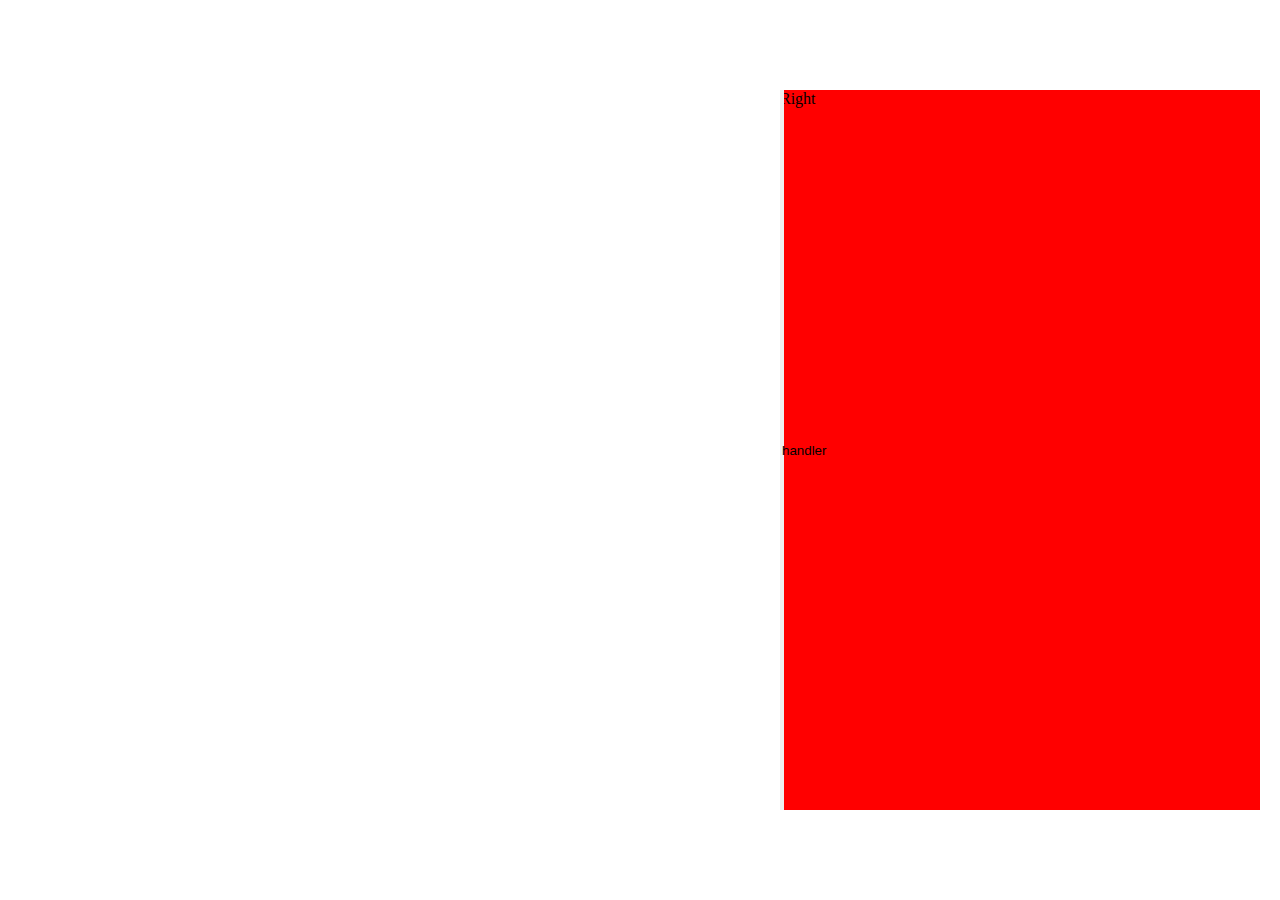
<file: drag_resize.html>
<!DOCTYPE html>
<html lang="en">
<head>
<meta charset="UTF-8">
<meta name="viewport" content="width=device-width, initial-scale=1.0">
<title>Document</title>

<style>
    * {margin:0; padding:0;}
    html, body {height:100%;}
    #resizer {width:2px; cursor:ew-resize; position:absolute; top:0; bottom:0; left:0; z-index:1;}
    .panel {width:480px; height:80vh; background-color:red; position:fixed; top:50%; right:20px; transform:translateY(-50%);}
</style>

</head>
<body>

<div class="panel">
    <button id="resizer">handler</button>
    Right
</div>

</body>

<script> 
    // 대상
    const resizer = document.getElementById('resizer');
    const panel = document.querySelector('.panel');
    
    // 마우스의 위치값 저장을 위해 선언
    let x = 0;
    let y = 0;
    
    // 크기 조절시 왼쪽 Element를 기준으로 삼기 위해 선언
    let _width = 0;
    
    // resizer에 마우스 이벤트가 발생하면 실행하는 Handler
    const mouseDownHandler = function (e) {
        // 마우스 위치값을 가져와 x, y에 할당
        x = e.clientX;
        y = e.clientY;
        // left Element에 Viewport 상 width 값을 가져와 넣음
        _width = panel.getBoundingClientRect().width;
    
        // 마우스 이동과 해제 이벤트를 등록
        document.addEventListener('mousemove', mouseMoveHandler);
        document.addEventListener('mouseup', mouseUpHandler);
    };

    const mouseMoveHandler = function (e) {
        // 마우스가 움직이면 기존 초기 마우스 위치에서 현재 위치값과의 차이를 계산
        const dx = x - e.clientX;
        const dy = e.clientY - y;

        //console.log('m : '+_width+' / '+(dx + ' / '+dy));
    
          // 크기 조절 중 마우스 커서를 변경함
        // class="resizer"에 적용하면 위치가 변경되면서 커서가 해제되기 때문에 body에 적용
        document.body.style.cursor = 'col-resize';

        panel.style.userSelect = 'none';
        panel.style.pointerEvents = 'none';

        const new_Width = (_width + dx);
        if(479 < new_Width && new_Width < 781){
            panel.style.width = new_Width+'px';
        }
    };

    const mouseUpHandler = function () {
        // 모든 커서 관련 사항은 마우스 이동이 끝나면 제거됨
        document.body.style.removeProperty('cursor');

        panel.style.removeProperty('user-select');
        panel.style.removeProperty('pointer-events');

        document.removeEventListener('mousemove', mouseMoveHandler);
        document.removeEventListener('mouseup', mouseUpHandler);
    };
    
    // 마우스 down 이벤트를 등록
    resizer.addEventListener('mousedown', mouseDownHandler);
    </script>

</html>
</file>
<file: css/sam.css>
#wrap {text-align:center;}
em {font-style:inherit;}
</file>
<file: css/ai_babysuni.css>
.ai_babysuni {max-width:100%; position:fixed; right:33px; bottom:50px;}
.ai_babysuni * {margin:0; padding:0;}
.ai_babysuni img {display:block;}
.ai_babysuni button {padding:0; background-color:transparent; border:0; cursor:pointer;}

.ai_babysuni .ai_button_wrap {max-width:100%; position:relative; transform:translateY(-80px);}
.ai_babysuni .ai_button_wrap .message_wrap {padding:12px 16px; font-size:14px; color:#fff; background-color:#222; border-radius:12px; position:relative;}
.ai_babysuni .ai_button_wrap .message_wrap:after {width:15px; height:9px; background:url('../images/icon_ai_chat_split.png') -90px 0 no-repeat; background-size:250px auto; content:''; position:absolute; right:16px; bottom:-6px; display:block;}
.ai_babysuni .ai_button_wrap .message_wrap > * {margin:0; padding:0;}
.ai_babysuni .ai_button_wrap .ai_button {width:54px; padding:0; position:absolute; right:0; bottom:-80px; cursor:pointer; display:block;}

/* 2024-04-05 #ai_chat_wrap 아이디 추가 */
.ai_babysuni #ai_chat_wrap.ai_chat_wrap {width:480px; background-color:#fff; border:1px solid #d9d9d9; border-radius:16px; overflow:hidden; position:fixed; top:0; right:0; bottom:0; display:flex; flex-direction:column; transform:translateX(100%); transition:transform 0.25s;}
.ai_babysuni #ai_chat_wrap.ai_chat_wrap.active {transform:translateX(-1px);}
.ai_babysuni #ai_chat_wrap.ai_chat_wrap.chatting {background-color:#efefef;}

.ai_babysuni #resizer {width:4px; font-size:0; position:absolute; top:0; bottom:0; left:0; z-index:2; cursor:ew-resize;}

.ai_babysuni #ai_chat_wrap.ai_chat_wrap .ai_chat_header {padding:20px 24px;}
.ai_babysuni #ai_chat_wrap.ai_chat_wrap .ai_chat_header .ai_chat_close {width:24px; height:24px; font-size:0; background-image:url('../images/icon_ai_chat_split.png'); background-position:0 0; background-repeat:no-repeat; background-size:250px auto; border:0; position:absolute; top:20px; right:24px; display:block;}
.ai_babysuni #ai_chat_wrap.ai_chat_wrap .ai_chat_header .ai_chat_quick {margin-top:16px; padding:14px 12px; background-color:#fff; border:1px solid #efefef; border-radius:12px; display:inline-flex; justify-content:space-between;}
.ai_babysuni #ai_chat_wrap.ai_chat_wrap.chatting .ai_chat_header .ai_chat_quick {display:flex;}
#ai_chat_wrap .ai_chat_header .btn_history, .ai_chat_header .new_talk {font-size:13px; display:flex; align-items:center;}
#ai_chat_wrap .ai_chat_header .btn_history {color:#999;}
#ai_chat_wrap .ai_chat_header .btn_history:before, .ai_chat_header .new_talk:after {width:20px; height:20px; background-image:url('../images/icon_ai_chat_split.png'); background-repeat:no-repeat; background-size:250px auto; content:''; display:block;}
#ai_chat_wrap .ai_chat_header .btn_history:before {margin-right:4px; background-position:-30px 0;}
#ai_chat_wrap .ai_chat_header .new_talk {color:#222; display:none;}
#ai_chat_wrap .ai_chat_header .new_talk:after {margin-left:4px; background-position:-60px 0;}
.ai_babysuni #ai_chat_wrap.ai_chat_wrap.chatting .new_talk {display:flex;}

.ai_babysuni #ai_chat_wrap.ai_chat_wrap .ai_chat_bottom {padding:20px 24px; position:relative; z-index:1;}
.ai_babysuni #ai_chat_wrap.ai_chat_wrap .ai_chat_input {border-radius:12px; overflow:hidden; position:relative; display:flex; align-items:center;}
.ai_babysuni #ai_chat_wrap.ai_chat_wrap .ai_chat_input textarea {min-height:52px; max-height:350px; padding:16px 60px 16px 20px; color:#222; font-size:16px; font-family:inherit; background-color:#fff; border:1px solid #d9d9d9; border-radius:12px; box-sizing:border-box; position:relative; outline:0; flex:1;}
.ai_babysuni #ai_chat_wrap.ai_chat_wrap .ai_chat_input .btn_send {width:53px; background-color:#ccc; border-radius:0 12px 12px 0; font-size:0; position:absolute; top:0; right:0; bottom:0;}
.ai_babysuni #ai_chat_wrap.ai_chat_wrap .ai_chat_input .btn_send.active {background-color:#DD052B;}
.ai_babysuni #ai_chat_wrap.ai_chat_wrap .ai_chat_input .btn_send:before {width:33px; height:32px; background:url('../images/icon_ai_chat_split.png') 0 -30px no-repeat; background-size:250px auto; content:''; position:absolute; top:50%; left:50%; display:block; transform:translate(-50%, -50%);}

.ai_babysuni #ai_chat_wrap.ai_chat_wrap.history .ai_chat_input {display:none;}
.ai_babysuni #ai_chat_wrap.ai_chat_wrap .ai_chat_bottom .btn_confirm {width:100%; background-color:#DD052B; border-radius:12px; display:none;}
.ai_babysuni #ai_chat_wrap.ai_chat_wrap .ai_chat_bottom .btn_confirm em {padding:15px 10px; color:#fff; font-size:16px; font-weight:bold; font-style:normal; display:block;}
.ai_babysuni #ai_chat_wrap.ai_chat_wrap.history .ai_chat_bottom .btn_confirm {display:block;}

.ai_babysuni #ai_chat_wrap.ai_chat_wrap .ai_chat_cont {padding:0 24px; overflow:auto; position:relative; flex:1;}
.ai_babysuni #ai_chat_wrap.ai_chat_wrap .ai_chat_cont::-webkit-scrollbar {width:10px;}
.ai_babysuni #ai_chat_wrap.ai_chat_wrap .ai_chat_cont::-webkit-scrollbar-thumb {background:rgba(0,0,0,0.2); background-clip:padding-box; border:3px solid transparent; border-radius:8px;}
.ai_babysuni #ai_chat_wrap.ai_chat_wrap .ai_chat_cont::-webkit-scrollbar-track {background:transparent;}

.ai_babysuni #ai_chat_wrap .ai_chat_cont_intro {height:100%; padding:0 53px; word-break:keep-all; text-align:center; display:flex; flex-direction:column; align-items:center;}
.ai_babysuni #ai_chat_wrap .ai_chat_cont_inner {display:none;}

.ai_babysuni #ai_chat_wrap.ai_chat_wrap.chatting .ai_chat_cont_intro {display:none;}
.ai_babysuni #ai_chat_wrap.ai_chat_wrap.chatting .ai_chat_cont_inner {display:block;}

.ai_babysuni #ai_chat_wrap .ai_chat_cont_intro > * + * {margin-top:28px;}
.ai_babysuni #ai_chat_wrap .ai_chat_cont_intro strong {margin-top:20px; color:#000; font-size:20px; line-height:32px; display:block;}
.ai_babysuni #ai_chat_wrap .ai_chat_cont_intro p {color:#999; font-size:14px; line-height:22px;}
.ai_babysuni #ai_chat_wrap .ai_chat_cont_intro .keyword {margin-top:48px;}
.ai_babysuni #ai_chat_wrap .ai_chat_cont_intro .ai_icon {width:112px;}

.ai_babysuni #ai_chat_wrap .talk_history {list-style:none;}
.ai_babysuni #ai_chat_wrap .talk_history > li + li {margin-top:16px;}
.ai_babysuni #ai_chat_wrap .talk_history button {width:100%; padding:17px 20px; color:#222; font-size:16px; font-weight:bold; background-color:#fff; border-radius:16px; text-align:left;}

.ai_babysuni #ai_chat_wrap .chat_sec {display:flex; flex-wrap:wrap;}
.ai_babysuni #ai_chat_wrap .chat_sec + .chat_sec {margin-top:30px;}
.ai_babysuni #ai_chat_wrap .chat_sec.ai:before {width:48px; height:64px; margin-right:14px; background:url('../images/btn_ai_icon.png') 50% no-repeat; background-size:cover; content:''; display:block;}
.ai_babysuni #ai_chat_wrap .chat_sec.user {justify-content:end;}
/* 2024-04-05 color 수정 */
.ai_babysuni #ai_chat_wrap .ai_chat_cont_inner .chat_inner {max-width:calc(100% - 40px); padding:20px; color:#222; word-wrap:break-word; box-sizing:border-box; position:relative; display:inline-block; animation:0.25s scale;}
/* //2024-04-05 color 수정 */
.ai_babysuni #ai_chat_wrap .ai_chat_cont_inner .chat_inner:after {background-image:url('../images/icon_ai_chat_split.png'); background-repeat:no-repeat; background-size:250px auto; content:''; position:absolute; top:0; display:block;}
.ai_babysuni #ai_chat_wrap .ai_chat_cont_inner .chat_inner > * + * {margin-top:20px;}

.ai_babysuni #ai_chat_wrap .ai_chat_cont_inner .chat_inner ol {margin-left:20px;}
.ai_babysuni #ai_chat_wrap .ai_chat_cont_inner .chat_inner ol li a {color:#222; font-weight:700;}
.ai_babysuni #ai_chat_wrap .ai_chat_cont_inner .chat_inner ol > * + * {margin-top:20px;}
.ai_babysuni #ai_chat_wrap .ai_chat_cont_inner .chat_inner dl dd ol li {margin-top:0px;}
.ai_babysuni #ai_chat_wrap .ai_chat_cont_inner .chat_inner ol span {margin-left:5px; color:#DD052B; font-weight:400;}
.ai_babysuni #ai_chat_wrap .ai_chat_cont_inner .chat_inner dl dd ul{margin-left:20px;}

@keyframes scale {
    from {
      scale:0;
    }
    to {
      scale:1;
    }
  }

.ai_babysuni #ai_chat_wrap .btn_bottom {width:40px; height:40px; font-size:0; background-color:rgba(217, 217, 217, 0.4); border:1px solid #d9d9d9; border-radius:50%; position:fixed; right:24px; bottom:100px; z-index:2;}
.ai_babysuni #ai_chat_wrap .btn_bottom:before {width:20px; height:20px; margin-top:-10px; margin-left:-10px; background:url('../images/icon_ai_chat_split.png') -40px -30px no-repeat; background-size:250px auto; content:''; position:absolute; top:50%; left:50%; display:block; transform:rotate(180deg);}

.ai_babysuni #ai_chat_wrap .chat_sec.ai .chat_inner {max-width:calc(100% - 62px); background-color:#fff; border-radius:0 16px 16px 16px;}
.ai_babysuni #ai_chat_wrap .chat_sec.user .chat_inner {margin-right:6px; color:#fff; font-weight:bold; background-color:#DD052B; border-radius:16px 0 16px 16px;}

.ai_babysuni #ai_chat_wrap .chat_sec.ai .chat_inner:after {width:8px; height:15px; background-position:-120px 0; left:-6px;}
.ai_babysuni #ai_chat_wrap .chat_sec.user .chat_inner:after {width:9px; height:15px; background-position:-140px 0; right:-6px;}

.ai_babysuni #ai_chat_wrap .keyword {list-style:none; display:inline-flex; justify-content:center;  align-items:center; flex-wrap:wrap; gap:16px;}
/* 2024-04-05 border-color 수정 */
.ai_babysuni #ai_chat_wrap .keyword button {padding:12px 20px; color:#222; font-size:14px; background-color:#fff; border:1px solid #999; border-radius:22px; transition:all 0.25s;}
/* //2024-04-05 border-color 수정 */
.ai_babysuni #ai_chat_wrap .keyword button.active {padding:11px 20px; color:#DD052B; font-weight:bold; background-color:rgba(221, 5, 43, 0.05); border-color:#DD052B;}

.ai_babysuni #ai_chat_wrap .comment_action {margin-top:20px; padding-top:12px; border-top:1px solid #efefef; list-style:none; display:flex; gap:16px;}
.ai_babysuni #ai_chat_wrap .comment_action li {position:relative;}
.ai_babysuni #ai_chat_wrap .comment_action button {width:24px; height:24px; font-size:0; background-image:url('../images/icon_ai_chat_split.png'); background-repeat:no-repeat; background-size:250px auto;}
.ai_babysuni #ai_chat_wrap .comment_action .good {background-position:0 -70px}
.ai_babysuni #ai_chat_wrap .comment_action .bad {background-position:-30px -70px}
.ai_babysuni #ai_chat_wrap .comment_action .refresh {background-position:-60px -70px}
.ai_babysuni #ai_chat_wrap .comment_action .copy {background-position:-90px -70px}
.ai_babysuni #ai_chat_wrap .comment_action .good.active, .ai_babysuni #ai_chat_wrap .comment_action .good:hover {background-position:0 -100px}
.ai_babysuni #ai_chat_wrap .comment_action .bad.active, .ai_babysuni #ai_chat_wrap .comment_action .bad:hover {background-position:-30px -100px}
.ai_babysuni #ai_chat_wrap .comment_action .refresh.active, .ai_babysuni #ai_chat_wrap .comment_action .refresh:hover {background-position:-60px -100px}
.ai_babysuni #ai_chat_wrap .comment_action .copy.active, .ai_babysuni #ai_chat_wrap .comment_action .copy:hover {background-position:-90px -100px}

.ai_babysuni #ai_chat_wrap .comment_action .tooltip {padding:6px 8px; color:#fff; font-size:11px; white-space:nowrap; background-color:#222; border-radius:4px; opacity:0; position:absolute; bottom:32px; left:0; z-index:-1; transition:all 0.25s;}
.ai_babysuni #ai_chat_wrap .comment_action .tooltip:after {width:10px; height:6px; background:url('../images/icon_ai_chat_split.png') -160px 0 no-repeat; background-size:250px auto; content:''; position:absolute; bottom:-4px; left:8px; display:block;}
/* .ai_babysuni .comment_action li:hover .tooltip {display:block;} */
.ai_babysuni #ai_chat_wrap .comment_action li:hover .tooltip {opacity:1; bottom:32px; z-index:1;}

#ai_chat_wrap .ai_modal {background-color:rgba(0,0,0,0.65); position:absolute; top:0; right:0; bottom:0; left:0; z-index:10; display:none;}
#ai_chat_wrap .ai_modal.active {display:block;}
#ai_chat_wrap .ai_modal .modal_container {width:calc(100% - 80px); padding:40px 46px; background-color:#fff; border-radius:16px; box-sizing:border-box; text-align:center; position:absolute; top:50%; left:50%; transform:translate(-50%, -50%);}
#ai_chat_wrap .ai_modal .modal_container strong {color:#222; font-size:16px;}
#ai_chat_wrap .ai_modal .modal_container p {margin-top:8px; color:#999; font-size:13px; line-height:20px;}
#ai_chat_wrap .ai_modal .modal_container .ai_modal_content + .btnSection {margin-top:30px;}
#ai_chat_wrap .ai_modal .modal_container .btnSection {display:flex; gap:12px;}
#ai_chat_wrap .ai_modal .modal_container .btnSection button {border:1px solid transparent; border-radius:4px; display:inline-flex; align-items:center; flex:1;}
#ai_chat_wrap .ai_modal .modal_container .btnSection em {padding:13px 5px; font-size:16px; font-weight:bold; font-style:normal; text-align:center; display:block; flex:1;}

#ai_chat_wrap .ai_modal .modal_container .btnSection .btn_cancel {background-color:#f0f0f0; border-color:#D9D9D9;}
#ai_chat_wrap .ai_modal .modal_container .btnSection .btn_confirm {color:#fff; background-color:#DD052B; border-color:#DD052B;}

@media (max-width: 500px) {
  .ai_babysuni {right:10px;}
  .ai_babysuni #ai_chat_wrap.ai_chat_wrap {max-width:calc(100% - 20px)}
  .ai_babysuni #ai_chat_wrap.ai_chat_wrap.active {transform:translateX(-10px);}
}
.scrollLock {overflow:hidden;}

/* 2024-04-01 path 추가에 따른 css 내용 추가 */
#ai_chat_wrap .path_wrap {position:relative; display:flex;}
#ai_chat_wrap .path_wrap em {margin-right:20px; color:#222; font-size:12px; font-weight:700; display:flex; align-items:flex-start; justify-content:center;}
#ai_chat_wrap .path_wrap em::before{content:''; width:9px; height:9px; margin-top:3px; margin-right:10px; border-radius:50%; background-color:#222; display:inline-block; position:relative; z-index:1;}
#ai_chat_wrap .path_wrap::before {content:''; width:1px; height:calc(100% + 20px); margin-top:3px; margin-left:4px; border-left:1px dotted #d9d9d9;  display:inline-block; position:absolute;}
#ai_chat_wrap .chat_inner > div.path_wrap:last-of-type::before {display:none !important;}
#ai_chat_wrap .path_wrap dl {font-size:15px;}
#ai_chat_wrap .path_wrap dl dt {color:#222; font-weight:700;}
#ai_chat_wrap .path_wrap dl dd {margin-top:4px;}
/* //2024-04-01 path 추가에 따른 css 내용 추가 */

/* 2024-04-02 list 추가 관련 css 내용 추가 */
#ai_chat_wrap .chat_inner > dl > * + dd {margin-bottom:20px;}
/* //2024-04-02 list 추가 관련 css 내용 추가 */
/* //2024-04-05 #ai_chat_wrap 아이디 추가 */
</file>
<file: admin/css/modal.css>
/* 2024-04-05 기존클래스 충돌을 피하기 위해 #ai_modal_wrap로 아이디명 변경 */
#ai_modal_wrap .ai_modal_content {font-size:14px;}
#ai_modal_wrap .ai_modal_content h4 {margin-bottom:30px;}
.ai_modal_content .btnSection {margin-top:30px;}
.ai_modal_content button {background-color:transparent; border:0;}
#ai_modal_wrap .ai_modal_content .explain {margin-bottom:20px;}
#ai_modal_wrap .ai_modal_content .explain li {padding-left:15px; position:relative;}
#ai_modal_wrap .ai_modal_content .explain li + li {margin-top:8px;}
#ai_modal_wrap .ai_modal_content .explain li:before {content:'*'; position:absolute; top:2px; left:0;}

#ai_modal_wrap .ai_modal_content .input {position:relative; display:block;}
#ai_modal_wrap .ai_modal_content .input .placeholder {width:100%; color:#c1c1c1; text-align:center; position:absolute; top:50%; left:50%; transform:translate(-50%, -50%);}

#ai_modal_wrap .ai_modal_content .table_wrap table {width:100%; border-collapse:collapse;}
#ai_modal_wrap .ai_modal_content .table_wrap th, .table_wrap td {padding:15px; font-size:13px; border:1px solid #f1f1f1;}

#ai_modal_wrap .ai_modal_content .table_wrap .type_02 th, .ai_modal_content .table_wrap .type_02 td {border-color:#dbdbdb;}
#ai_modal_wrap .ai_modal_content .table_wrap .type_02 th {background-color:#f2f2f3; text-align:left;}
/* 2024-03-11 textarea resize vetical추가 */
#ai_modal_wrap .ai_modal_content .table_wrap .type_02 textarea {width:100%; min-height:150px; border:1px solid #dbdbdb; resize:vertical;}
/* // 2024-03-11 ttextarea resize vetical추가 */

.ai_modal_content .btnSection {display:flex; gap:10px; justify-content:center;}
/* 2024-03-11 버튼 최소 사이즈 기존 250px -> 150px로 수정 */
.ai_modal_content .btnSection [class*='btn_'] {min-width:150px; padding:0; background-color:transparent; border:1px solid #3b4c80; border-radius:4px; display:block;}
/* 2024-03-11 버튼 최소 사이즈 기존 250px -> 150px로 수정 */
.ai_modal_content .btnSection [class*='btn_'] em {padding:10px; font-size:13px; font-style:normal; display:block;}

.ai_modal_content .btnSection .btn_cancel {border-color:#3b4c80;}
.ai_modal_content .btnSection .btn_cancel em {color:#3b4c80;}
.ai_modal_content .btnSection .btn_confirm em {color:#fff; background-color:#3b4c80;}

#ai_modal_wrap .ai_modal_content .check_group {display:flex; gap:20px 20px;}
#ai_modal_wrap .ai_modal_content label.check:has(:disabled) {color:#b7b7b7;}


#ai_modal_wrap .ai_modal_content .badge_info {width:18px; height:18px; color:#fff; font-size:11px; font-weight:bold; font-style:normal; background-color:#656565; border-radius:50%; position:relative; display:inline-flex; align-items:center; justify-content:center;}
/* 2024-03-11 tooltip 관련 css 추가 */
#ai_modal_wrap .ai_modal_content .info_tooltip {max-width:335px; padding:8px; font-size:12px; color:#222; white-space:nowrap; border:1px solid #dbdbdb; border-radius:4px; background-color:#fff; position:absolute; left:-76px; top:21px; z-index:100; display:none;}
/* 2024-03-12 tooltip hover 효과로 변경 */
#ai_modal_wrap .ai_modal_content .badge_info:hover .info_tooltip {display:block;}
/* //2024-03-12 tooltip hover 효과로 변경 */
/* //2024-03-11 tooltip 관련 css 추가 */
/* 2024-03-26 실행버튼추가 */
#ai_modal_wrap .ai_modal_content .badge_info + p button{margin-top:10px; padding:5px 10px; font-weight:600; border:1px solid #dbdbdb; border-radius:4px; background-color:#fff; cursor:pointer;}
/* //2024-03-26 실행버튼추가 */


/* alert modal */
#alert_wrap {background-color:rgba(0,0,0,0.35); position:fixed; top:0; right:0; bottom:0; left:0; z-index:1; display:none;}
#alert_wrap.active {display:block;}
#alert_wrap .modal_container {border-radius:4px; box-shadow:0 0 16px 4px rgba(0,0,0,0.2); overflow:hidden; position:absolute; top:50%; left:50%; transform:translate(-50%, -50%);}
#alert_wrap .btn_close {width:25px; height:25px; font-size:0; background-color:transparent; border:0; position:absolute; top:20px; right:20px; cursor:pointer;}
#alert_wrap .btn_close:before, #alert_wrap .btn_close:after {width:100%; margin-top:10px; border-top:1px solid #222; content:''; position:absolute; top:0; left:0;}
#alert_wrap .btn_close:before {transform:rotate(-45deg);}
#alert_wrap .btn_close:after {transform:rotate(45deg);}
#alert_wrap .modal_container .ai_modal_content p {font-size:14px;}
#alert_wrap .modal_inner {min-width:400px; max-height:800px; padding:15px; background-color:#fff; overflow:auto;}
#alert_wrap .modal_content {padding:40px 25px 25px; text-align:center; overflow:auto;}

/* comment action */
#ai_modal_wrap .comment_action {margin-top:20px; padding-top:12px; border-top:1px solid #efefef; list-style:none; display:flex; gap:16px;}
#ai_modal_wrap .comment_action li {position:relative;}
#ai_modal_wrap .comment_action button {width:24px; height:24px; font-size:0; background-image:url('../images/icon_ai_chat_split.png'); background-repeat:no-repeat; background-size:250px auto;}
#ai_modal_wrap .comment_action .good {background-position:0 -70px}
#ai_modal_wrap .comment_action .bad {background-position:-30px -70px}
#ai_modal_wrap .comment_action .refresh {background-position:-60px -70px}
#ai_modal_wrap .comment_action .copy {background-position:-90px -70px}
#ai_modal_wrap .comment_action .good.active, #ai_modal_wrap .comment_action .good:hover {background-position:0 -100px}
#ai_modal_wrap .comment_action .bad.active, #ai_modal_wrap .comment_action .bad:hover {background-position:-30px -100px}
#ai_modal_wrap .comment_action .refresh.active, #ai_modal_wrap .comment_action .refresh:hover {background-position:-60px -100px}
#ai_modal_wrap .comment_action .copy.active, #ai_modal_wrap .comment_action .copy:hover {background-position:-90px -100px}

#ai_modal_wrap .comment_action .tooltip {padding:6px 8px; color:#fff; font-size:11px; white-space:nowrap; background-color:#222; border-radius:4px; opacity:0; position:absolute; bottom:32px; left:0; z-index:-1; transition:all 0.25s;}
#ai_modal_wrap .comment_action .tooltip:after {width:10px; height:6px; background:url('../images/icon_ai_chat_split.png') -160px 0 no-repeat; background-size:250px auto; content:''; position:absolute; bottom:-4px; left:8px; display:block;}
/* .comment_action li:hover .tooltip {display:block;} */
#ai_modal_wrap .comment_action li:hover .tooltip {opacity:1; bottom:32px; z-index:1;}
/* //2024-04-05 기존클래스 충돌을 피하기 위해 #ai_modal_wrap로 아이디명 변경 */
</file>
<file: admin/css/sample.css>
* {margin:0; padding:0;}
ul {list-style:none;}
a {text-decoration:none;}
/* 2024-03-11 em 태그 reset css 추가 */
em, i {margin:0; padding:0; border: 0; font-size: 100%; font: inherit; vertical-align: baseline;}
/* //2024-03-11 em 태그 reset css 추가 */
#wrap {min-width:1024px; height:100vh; background-color:#f4f7fd; overflow:hidden; display:flex; flex-direction:column;}

header {padding:10px 0; background-color:#fff; border-bottom:1px solid #4b5a8a; display:flex; align-items:center;}
header h1 {margin-right:32px; margin-left:40px;}
header h1 img {height:25px;}
header ul {display:flex;}
header ul a {padding:5px 8px; color:#222; font-size:14px; display:block;}

#container {overflow:auto; display:flex; flex-wrap:wrap; flex:1;}
#container .lnb {width:200px; height:100%; font-size:14px; background-color:#fff; border-right:1px solid #ecedf1; overflow:auto; flex:0 auto;}
#container .lnb h2 {padding:20px 10px; font-size:20px;}
#container .lnb dt {padding:15px 10px 0; color:#56587a; font-weight:bold; border-top:1px solid #f0f0f0;}
#container .lnb dd {padding:5px 0 10px;}
#container .lnb a {padding:6px 10px; color:#aaaeaa; display:block;}

#container .content {padding:15px; flex:1;}
#container .content h2 {margin-bottom:20px; font-size:22px;}
#container section + section {margin-top:30px;}

#container .board_info_wrap {margin-bottom:15px; display:flex;}
#container .board_info_wrap .btnSection {margin-left:auto;}
#container .board_info_wrap button {padding:5px 10px; color:#fff; font-size:13px; font-weight:bold; background-color:#3b4c80; border-radius:4px; cursor:pointer;}

#container .table_wrap {background-color:#fff;}
#container .table_wrap h4 {padding:10px; color:#fff; font-weight:bold; background-color:#6684b6;}
#container .table_wrap table {width:100%; border-collapse:collapse;}
#container .table_wrap th, #container .table_wrap td {padding:8px; font-size:13px; border:1px solid #f1f1f1;}

#ai_modal_wrap {background-color:rgba(0,0,0,0.35); position:fixed; top:0; right:0; bottom:0; left:0; z-index:1; display:none;}
#ai_modal_wrap.active {display:block;}
#ai_modal_wrap .modal_container {border-radius:4px; box-shadow:0 0 16px 4px rgba(0,0,0,0.2); overflow:hidden; position:absolute; top:50%; left:50%; transform:translate(-50%, -50%);}
#ai_modal_wrap .modal_inner {width:800px; max-height:800px; padding:15px; background-color:#fff; overflow:auto;}
#ai_modal_wrap .modal_content {overflow:auto;}
#ai_modal_wrap .btn_close {width:25px; height:25px; font-size:0; background-color:transparent; border:0; position:absolute; top:20px; right:20px; cursor:pointer;}
#ai_modal_wrap .btn_close:before, #ai_modal_wrap .btn_close:after {width:100%; margin-top:10px; border-top:1px solid #222; content:''; position:absolute; top:0; left:0;}
#ai_modal_wrap .btn_close:before {transform:rotate(-45deg);}
#ai_modal_wrap .btn_close:after {transform:rotate(45deg);}

#ai_modal_wrap .modal_inner:has(.modal_content + .btnSection) .modal_content {height:calc(100% - 80px);}
#ai_modal_wrap .modal_content + .btnSection {padding:20px 0; position:absolute; right:0; bottom:0; left:0;}
#ai_modal_wrap .btnSection {display:flex; gap:10px; justify-content:center;}
/* 2024-03-11 버튼 최소 사이즈 기존 250px -> 150px로 수정 */
#ai_modal_wrap .btnSection [class*='btn_'] {min-width:150px; background-color:transparent; border:1px solid #3b4c80; border-radius:4px; display:block;}
/* 2024-03-11 버튼 최소 사이즈 기존 250px -> 150px로 수정 */
#ai_modal_wrap .btnSection [class*='btn_'] em {padding:10px; font-size:13px; font-style:normal; display:block;}

#ai_modal_wrap .btnSection .btn_cancel {border-color:#3b4c80;}
#ai_modal_wrap .btnSection .btn_cancel em {color:#3b4c80;}
#ai_modal_wrap .btnSection .btn_confirm em {color:#fff; background-color:#3b4c80;}
</file>
